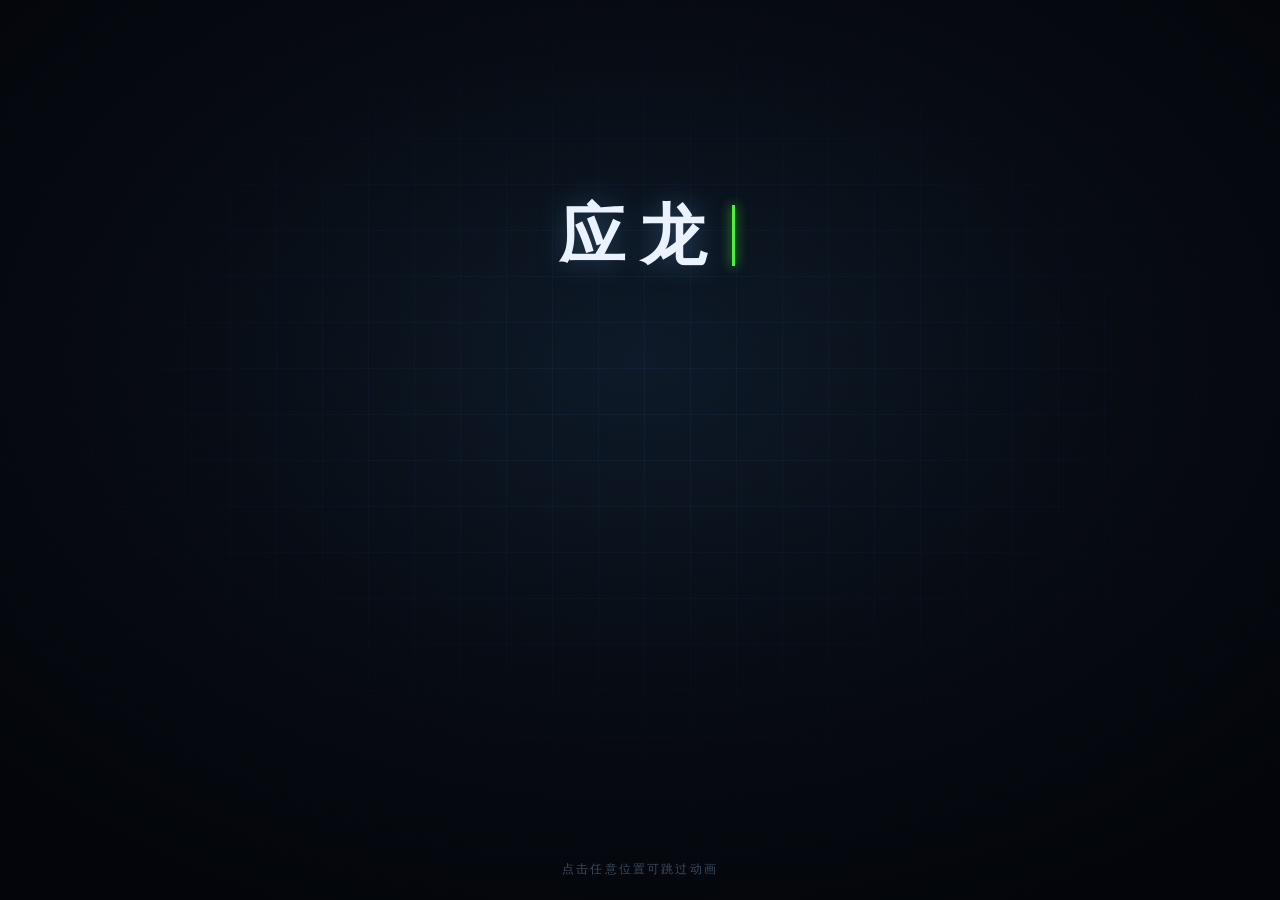
<file: 20261024094736/index.html>
<!DOCTYPE html>
<html lang="zh-CN">
<head>
<meta charset="UTF-8" />
<meta name="viewport" content="width=device-width, initial-scale=1.0" />
<title>应龙计算 · 算力无限</title>
<style>
  :root{
    --green: #219912;        /* logo 主绿 */
    --green-glow: #4ef03a;   /* 高光绿 */
    --text: #eaf2ff;
    --muted: #7f93ad;

    /* 第二阶段（停靠状态）的排版参数，改这里就能整体调大小 */
    --pad-x: clamp(20px, 5vw, 34px);   /* 左边距 */
    --pad-y: clamp(18px, 4vh, 28px);   /* 上边距 */
    --logo-w: 56px;                    /* 停靠后 logo 宽度 */
    --gap: 14px;                       /* logo 与标题的间距 */
    --skew: -7deg;                     /* 标题斜切角度，想要更锋利可加大，设为 0 则正体 */
  }

  *{ margin:0; padding:0; box-sizing:border-box; }

  html,body{ height:100%; }

  body{
    background:
      radial-gradient(900px 620px at 50% 40%, #0e1a29 0%, #070b12 55%, #03050a 100%);
    color: var(--text);
    font-family: "PingFang SC", "Microsoft YaHei", "HarmonyOS Sans SC", "Noto Sans SC", sans-serif;
    display: flex;
    align-items: center;
    justify-content: center;
    overflow: hidden;
    -webkit-font-smoothing: antialiased;
  }

  /* 背景网格 + 顶部微光，纯装饰 */
  body::before{
    content: "";
    position: fixed;
    inset: 0;
    background-image:
      linear-gradient(rgba(120,180,255,.05) 1px, transparent 1px),
      linear-gradient(90deg, rgba(120,180,255,.05) 1px, transparent 1px);
    background-size: 46px 46px;
    -webkit-mask-image: radial-gradient(58% 52% at 50% 44%, #000 0%, transparent 100%);
            mask-image: radial-gradient(58% 52% at 50% 44%, #000 0%, transparent 100%);
    pointer-events: none;
    z-index: 0;
    transition: opacity 1.1s ease;
  }

  /* 白色页面层：第二阶段淡入，把深色背景切成白色 */
  body::after{
    content: "";
    position: fixed;
    inset: 0;
    background: #fff;
    opacity: 0;
    pointer-events: none;
    z-index: 1;
    transition: opacity 1.4s ease;
  }
  /* 配色切换单独用一个类，保证颜色是“渐变”过去的 */
  body.light::before{ opacity: 0; }
  body.light::after{ opacity: 1; }

  /* ---------- 舞台：整体偏上方 ---------- */
  .stage{
    position: relative;
    z-index: 2;
    display: flex;
    flex-direction: column;
    align-items: center;
    transform: translateY(-8vh);   /* 让内容落在页面偏上方 */
    text-align: center;
  }
  body.docked .stage{ transform: none; }   /* 解除偏移，让内部元素可以贴到视口四角 */

  /* ---------- 标题：应龙计算 ---------- */
  .title{
    display: flex;
    align-items: center;
    justify-content: center;
    font-size: clamp(34px, 8.5vw, 66px);
    font-weight: 600;
    letter-spacing: .22em;
    padding-left: .22em;           /* 抵消最后一个字后面的字距，保证真正居中 */
    line-height: 1.25;
    text-shadow: 0 0 28px rgba(120,190,255,.28);
    transition: color 1.2s ease, text-shadow 1.2s ease;
  }

  /* 停靠后：黑色、更小、更锋利（字重拉满 + 收紧字距 + 轻微斜切），移到 logo 右侧 */
  body.docked .title{
    position: fixed;
    display: block;
    top: calc(var(--pad-y) + 18.5px - .625em);   /* 与 logo 垂直居中对齐 */
    left: calc(var(--pad-x) + var(--logo-w) + var(--gap));
    font-family: "Source Han Sans CN", "Source Han Sans SC", "Noto Sans SC", "HarmonyOS Sans SC",
                 "PingFang SC", "Microsoft YaHei", sans-serif;
    font-size: clamp(18px, 4.4vw, 25px);
    font-weight: 900;
    letter-spacing: .04em;
    padding-left: .04em;
  }
  body.light .title{
    color: #0a0e13;
    text-shadow: none;
  }
  body.docked #titleText{
    display: inline-block;
    transform: skewX(var(--skew));
  }

  .caret{
    display: inline-block;
    width: 3px;
    height: .92em;
    margin-left: .18em;
    background: var(--green-glow);
    box-shadow: 0 0 12px var(--green-glow);
    opacity: 0;
    transition: opacity .25s ease;
  }
  .caret.on{ opacity: 1; }
  .caret.blink{ animation: blink 1s steps(1, end) infinite; }
  @keyframes blink{ 0%,49%{opacity:1} 50%,100%{opacity:0} }

  /* ---------- 副标题：算力无限 ---------- */
  .subtitle{
    margin-top: 14px;
    font-size: clamp(12px, 2.6vw, 17px);
    font-weight: 400;
    letter-spacing: .62em;
    padding-left: .62em;
    color: var(--muted);
    opacity: 0;
    transform: translateY(8px);
    transition: opacity .9s ease, transform .9s ease;
  }
  .subtitle.show{ opacity: 1; transform: translateY(0); }

  /* 停靠后：缩到最小，固定在页面最下方居中 */
  body.docked .subtitle{
    position: fixed;
    bottom: clamp(18px, 4vh, 28px);
    left: 0;
    right: 0;
    width: max-content;      /* 让元素宽度等于文字宽度，居中才准 */
    margin: 0 auto;
    font-size: 12px;
    letter-spacing: .52em;
    padding-left: .52em;
  }
  body.light .subtitle{ color: #9aa3ad; }

  /* ---------- Logo ---------- */
  .logo-wrap{
    margin-top: clamp(34px, 7vh, 64px);
    opacity: 0;
    transition: opacity .4s ease;
  }
  .logo-wrap.show{ opacity: 1; }

  .logo{
    width: clamp(170px, 42vw, 280px);
    height: auto;
    display: block;
    overflow: visible;
  }

  /* 白色折线：先描边（透明填充），描完之后再填充成白色 */
  .w-path{
    fill: #ffffff;
    fill-opacity: 0;
    stroke: #ffffff;
    stroke-width: .55;
    stroke-linejoin: round;
    stroke-linecap: round;
    filter: drop-shadow(0 0 1.2px rgba(255,255,255,.55));
  }

  .scan{ opacity: 0; }

  /* 全部画完后的收尾效果：轻微上浮 + 绿色光晕 */
  .logo{ transform: translateY(6px) scale(.985); transition: transform 1s cubic-bezier(.2,.8,.2,1); }
  .logo.done{
    transform: translateY(0) scale(1);
    filter: drop-shadow(0 0 18px rgba(33,153,18,.45));
  }

  /* 停靠后：缩小并固定在左上角（logo 自带绿色底，白底页面上依然清晰） */
  body.docked .logo-wrap{
    position: fixed;
    top: var(--pad-y);
    left: var(--pad-x);
    margin-top: 0;
  }
  body.docked .logo{
    width: var(--logo-w);
    transition: filter 1.2s ease;
  }
  body.light .logo.done{ filter: drop-shadow(0 2px 6px rgba(33,153,18,.28)); }

  /* ---------- 变阵结束后才出现的右上角导航 ---------- */
  .topnav{
    position: fixed;
    z-index: 3;
    top: clamp(18px, 4vh, 28px);
    right: var(--pad-x);
    display: flex;
    gap: clamp(14px, 3vw, 26px);
    opacity: 0;
    transition: opacity .8s ease;
  }
  .topnav.show{ opacity: 1; }
  .topnav a{
    font-size: 14px;
    color: #5b6674;
    text-decoration: none;
    padding-bottom: 2px;
    border-bottom: 2px solid transparent;
    transition: color .2s ease, border-color .2s ease;
  }
  .topnav a:hover{
    color: #0a0e13;
    border-bottom-color: var(--green);
  }

  .hint{
    position: fixed;
    z-index: 3;
    bottom: 22px;
    left: 0; right: 0;
    text-align: center;
    font-size: 12px;
    letter-spacing: .18em;
    color: #3d4c5f;
    opacity: 0;
    transition: opacity 1s ease;
  }
  .hint.show{ opacity: 1; }

  @media (max-height: 560px){
    .stage{ transform: translateY(-4vh); }
  }
</style>
</head>
<body>

  <div class="stage">
    <h1 class="title"><span id="titleText"></span><i class="caret" id="caret"></i></h1>
    <p class="subtitle" id="subtitle">算力无限</p>

    <div class="logo-wrap" id="logoWrap">
      <!--
        logo 原始图形位于 x:[16.76, 78.71]  y:[53.57, 92.93]
        这里把 viewBox 收紧到图形外框，方便排版与缩放
      -->
      <svg class="logo" id="logo" viewBox="14.7 51.5 66 43.5" xmlns="http://www.w3.org/2000/svg">
        <defs>
          <!-- 绿色区域的“从左往右展开”遮罩 -->
          <clipPath id="greenClip">
            <rect id="greenClipRect" x="16.763189" y="53.569324" width="0" height="39.357052" />
          </clipPath>
          <!-- 白色折线的“从左往右绘制”遮罩 -->
          <clipPath id="whiteClip">
            <rect id="whiteClipRect" x="14.7" y="51" width="0" height="45" />
          </clipPath>
        </defs>

        <!-- 绿色区域（在白色折线下方，最后绘制） -->
        <g clip-path="url(#greenClip)">
          <rect x="16.763189" y="53.569324" width="61.95092" height="39.357052" fill="#219912" />
        </g>

        <!-- 白色折线（在最上方，先绘制） -->
        <g clip-path="url(#whiteClip)">
          <path class="w-path" id="pathZ"
            d="M 16.763834,78.398313 V 68.2656 l 20.277833,-0.0031 7.579899,-14.692643 10.397298,-10e-4 5.438427,14.693677 18.255217,0.0031 0.001,10.133748 -25.929167,-0.214974 -3.175,-17.727084 -6.35,17.859375 z" />
          <path class="w-path" id="pathFlag"
            d="m 30.261718,68.229426 -3.706233,-14.65957 h 7.640876 l 2.845305,14.693678 5.307608,24.663992 -9.057248,-7.94e-4 z" />
        </g>

        <!-- 绘制绿色区域时跟随的扫描高光 -->
        <rect class="scan" id="scan" x="16.763189" y="51.5" width="1.4" height="43.5" fill="#c8ffb8" />
      </svg>
    </div>
  </div>

  <nav class="topnav" id="topnav">
    <a href="posts.html">投稿列表</a>
    <a href="submit.html">我要投稿</a>
  </nav>

  <div class="hint" id="hint">点击任意位置可跳过动画</div>

<script>
(() => {
  const $ = id => document.getElementById(id);
  const titleText  = $('titleText');
  const caret      = $('caret');
  const subtitle   = $('subtitle');
  const logoWrap   = $('logoWrap');
  const logo       = $('logo');
  const scan       = $('scan');
  const greenRect  = $('greenClipRect');
  const whiteRect  = $('whiteClipRect');
  const paths      = [$('pathZ'), $('pathFlag')];
  const title      = document.querySelector('.title');   // h1
  const hint       = $('hint');
  const topnav     = $('topnav');

  /* ============ 小工具 ============ */
  const reduceMotion = window.matchMedia('(prefers-reduced-motion: reduce)').matches;
  let skipped = reduceMotion;                       // 跳过动画（无障碍 / 手动跳过）
  const sleep = ms => new Promise(r => setTimeout(r, ms));
  const easeInOut = t => t < .5 ? 2*t*t : 1 - Math.pow(-2*t + 2, 2) / 2;
  const easeOut   = t => 1 - Math.pow(1 - t, 3);

  // 基于 rAF 的补间，支持中途“跳过”
  function tween({ duration = 600, delay = 0, easing = easeInOut, onUpdate, onDone }) {
    return new Promise(resolve => {
      const begin = performance.now() + delay * 1000;   // delay 单位：秒
      function frame(now) {
        let t = (now - begin) / duration;
        t = t < 0 ? 0 : (t > 1 ? 1 : t);
        if (skipped) t = 1;
        onUpdate(easing(t), t);
        if (t < 1) {
          requestAnimationFrame(frame);
        } else {
          onDone && onDone();
          resolve();
        }
      }
      requestAnimationFrame(frame);
    });
  }

  // 点击 / 任意按键跳过
  function skip() { skipped = true; }
  window.addEventListener('pointerdown', skip);
  window.addEventListener('keydown', skip);

  /* ============ 1. 标题逐字打出 ============ */
  async function typeTitle(text, perChar = 320) {
    caret.classList.add('on');
    for (const ch of text) {
      titleText.textContent += ch;
      await sleep(skipped ? 0 : perChar);
    }
    caret.classList.add('blink');
  }

  /* ============ 2. Logo 绘制 ============ */
  function preparePaths() {
    paths.forEach(p => {
      const len = p.getTotalLength();
      p.dataset.len = len;
      p.style.strokeDasharray  = len;
      p.style.strokeDashoffset = len;   // 描边全部隐藏，等着一点点画出来
      p.style.fillOpacity      = 0;
    });
  }

  // 终态：直接把 logo 显示成画完的样子
  function setFinalState() {
    whiteRect.setAttribute('width', 66);
    greenRect.setAttribute('width', 61.95092);
    scan.setAttribute('opacity', 0);
    paths.forEach(p => {
      p.style.strokeDashoffset = 0;
      p.style.fillOpacity = 1;
    });
    logo.classList.add('done');
    caret.classList.remove('blink', 'on');
  }

  async function drawLogo() {
    logoWrap.classList.add('show');
    preparePaths();
    if (reduceMotion) { setFinalState(); return; }

    // 2-1 白色折线：描边动画 + 遮罩从左往右推进
    whiteRect.setAttribute('width', 0);
    const strokeTasks = paths.map((p, i) => {
      const len = +p.dataset.len;
      return tween({
        duration: i === 0 ? 1150 : 850,
        delay: i * 480 / 1000,
        easing: easeInOut,
        onUpdate: e => { p.style.strokeDashoffset = len * (1 - e); }
      });
    });
    tween({
      duration: 1650,
      easing: easeInOut,
      onUpdate: e => whiteRect.setAttribute('width', 66 * e)
    });

    await Promise.all(strokeTasks);

    // 2-2 白色折线填充（描边 → 实心）
    await Promise.all(paths.map((p, i) => tween({
      duration: 520,
      delay: i * 90 / 1000,
      easing: easeOut,
      onUpdate: e => { p.style.fillOpacity = e; }
    })));

    if (skipped) { setFinalState(); return; }

    // 2-3 绿色区域从左往右“画”出来，带一条扫描高光
    scan.setAttribute('opacity', .9);
    await tween({
      duration: 1150,
      easing: easeInOut,
      onUpdate: e => {
        const w = 61.95092 * e;
        greenRect.setAttribute('width', w);
        scan.setAttribute('x', 16.763189 + w);
        scan.setAttribute('opacity', e < .92 ? .9 : .9 * (1 - (e - .92) / .08));
      },
      onDone: () => scan.setAttribute('opacity', 0)
    });

    // 2-4 收尾：轻微上浮 + 绿色光晕
    logo.classList.add('done');
    caret.classList.remove('blink', 'on');
  }

  /* ============ 3. 等一个输入（或自动）开始变阵 ============ */
  function waitForAdvance() {
    return new Promise(resolve => {
      let done = false;
      const finish = () => {
        if (done) return;
        done = true;
        clearTimeout(autoTimer);
        window.removeEventListener('keydown', finish);
        window.removeEventListener('pointerdown', finish);
        hint.classList.remove('show');
        resolve();
      };

      const autoTimer = setTimeout(finish, 3200);   // 没按键就自动继续
      hint.textContent = '按任意键继续';
      hint.classList.add('show');

      // 稍等一下再绑定，避免入场时的那一次点击顺带把这里也触发了
      setTimeout(() => {
        if (done) return;
        window.addEventListener('keydown', finish);
        window.addEventListener('pointerdown', finish);
      }, 300);
    });
  }

  /* ============ 4. 变阵：FLIP（先记录旧位置 → 切布局 → 从旧位置平滑飞到新位置）============ */
  const DOCK_DURATION = 2000;   // 变阵总时长，约 2 秒

  async function dockLayout() {
    const els = [logoWrap, title, subtitle];

    if (reduceMotion) {                 // 无障碍：直接落到终态
      document.body.classList.add('docked', 'light');
      return;
    }

    const first = els.map(el => el.getBoundingClientRect());   // 旧位置

    // 先关掉过渡，让下面的布局 / 字号 / 字体切换瞬间完成（位置由 invert 的 transform 顶住）
    els.forEach(el => { el.style.transition = 'none'; });

    document.body.classList.add('docked');                     // 切成停靠布局

    const last = els.map(el => el.getBoundingClientRect());    // 新位置

    els.forEach((el, i) => {
      const f = first[i], l = last[i];
      if (!f.width || !l.width) return;
      const scale = f.width / l.width;                         // 用宽度比做统一缩放，字号变化也被吃掉
      el.style.transformOrigin = '0 0';
      el.style.transform = `translate(${f.left - l.left}px, ${f.top - l.top}px) scale(${scale})`;
    });

    // 等起始状态真正渲染一帧，再放开过渡
    await new Promise(r => requestAnimationFrame(() => requestAnimationFrame(r)));

    document.body.classList.add('light');       // 白底 + 黑色文字，从这里开始渐变
    els.forEach(el => {
      el.style.transition = `transform ${DOCK_DURATION}ms cubic-bezier(.62,.02,.22,1), color 1.2s ease, text-shadow 1.2s ease`;
      el.style.transform  = 'translate(0px, 0px) scale(1)';
    });

    await sleep(DOCK_DURATION + 80);

    // 收尾：清掉内联样式，让 CSS 接管（文字回到原生渲染，最清晰）
    els.forEach(el => {
      el.style.transition = '';
      el.style.transform = '';
      el.style.transformOrigin = '';
    });
  }

  /* ============ 主时间线 ============ */
  async function run() {
    hint.textContent = '点击任意位置可跳过动画';
    hint.classList.add('show');

    await sleep(skipped ? 0 : 500);
    await typeTitle('应龙计算');                 // 一字一字打出
    await sleep(skipped ? 0 : 380);
    subtitle.classList.add('show');              // 小字号副标题淡入
    await sleep(skipped ? 0 : 900);
    await drawLogo();                            // 白色折线 → 绿色区域

    hint.classList.remove('show');
    await sleep(skipped ? 0 : 450);
    await waitForAdvance();                      // 按键或自动进入下一阶段
    await dockLayout();                          // logo 缩到左上、标题变黑居左、口号落到底部
    topnav.classList.add('show');                // 导航最后淡入
  }

  run();
})();
</script>
</body>
</html>
</file>
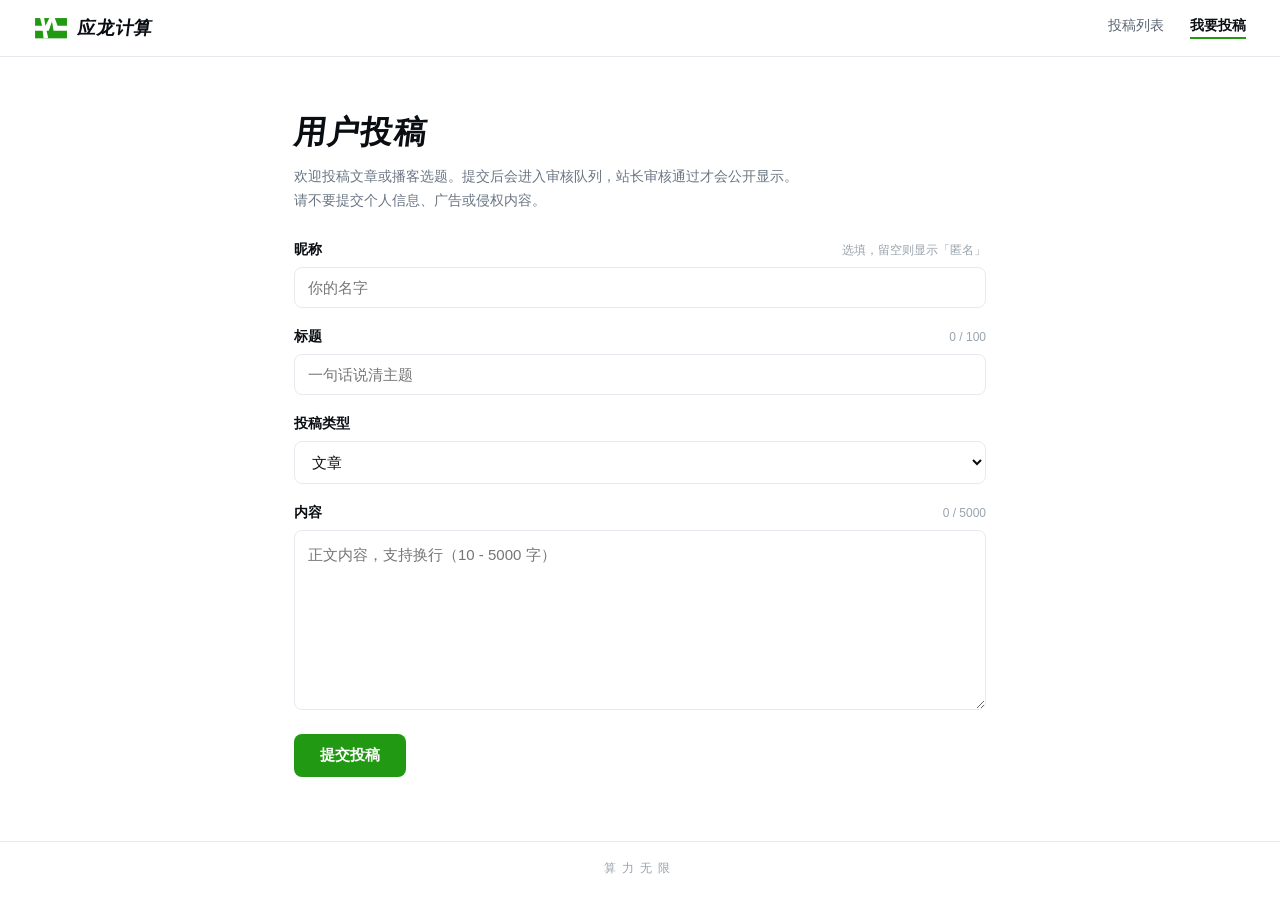
<file: 20261024094736/submit.html>
<!DOCTYPE html>
<html lang="zh-CN">
<head>
<meta charset="UTF-8" />
<meta name="viewport" content="width=device-width, initial-scale=1.0" />
<title>投稿 · 应龙计算</title>
<link rel="stylesheet" href="assets/site.css" />
<!-- Cloudflare Turnstile -->
<script src="https://challenges.cloudflare.com/turnstile/v0/api.js" async defer></script>
</head>
<body>

  <header class="site-nav">
    <a class="brand" href="index.html">
      <svg viewBox="14.7 51.5 66 43.5" xmlns="http://www.w3.org/2000/svg" aria-hidden="true">
        <rect x="16.763189" y="53.569324" width="61.95092" height="39.357052" fill="#219912"/>
        <path fill="#ffffff" d="M 16.763834,78.398313 V 68.2656 l 20.277833,-0.0031 7.579899,-14.692643 10.397298,-10e-4 5.438427,14.693677 18.255217,0.0031 0.001,10.133748 -25.929167,-0.214974 -3.175,-17.727084 -6.35,17.859375 z"/>
        <path fill="#ffffff" d="m 30.261718,68.229426 -3.706233,-14.65957 h 7.640876 l 2.845305,14.693678 5.307608,24.663992 -9.057248,-7.94e-4 z"/>
      </svg>
      <span>应龙计算</span>
    </a>
    <nav class="nav-links">
      <a href="posts.html">投稿列表</a>
      <a href="submit.html" class="active">我要投稿</a>
    </nav>
  </header>

  <main class="container">
    <h1 class="page-title">用户投稿</h1>
    <p class="page-desc">
      欢迎投稿文章或播客选题。提交后会进入审核队列，站长审核通过才会公开显示。<br>
      请不要提交个人信息、广告或侵权内容。
    </p>

    <form class="form" id="postForm" novalidate>
      <div class="field">
        <div class="label">
          <span>昵称</span>
          <span class="optional">选填，留空则显示「匿名」</span>
        </div>
        <input type="text" name="nickname" maxlength="50" placeholder="你的名字" autocomplete="off" />
      </div>

      <div class="field">
        <div class="label">
          <span>标题</span>
          <span class="counter" id="titleCount">0 / 100</span>
        </div>
        <input type="text" name="title" maxlength="100" placeholder="一句话说清主题" autocomplete="off" />
      </div>

      <div class="field">
        <div class="label"><span>投稿类型</span></div>
        <select name="type">
          <option value="article">文章</option>
          <option value="podcast">播客选题</option>
        </select>
      </div>

      <div class="field">
        <div class="label">
          <span>内容</span>
          <span class="counter" id="contentCount">0 / 5000</span>
        </div>
        <textarea name="content" maxlength="5000" placeholder="正文内容，支持换行（10 - 5000 字）"></textarea>
      </div>

      <div class="field">
        <!-- Turnstile：把 data-sitekey 换成你自己的 Site Key -->
        <div class="cf-turnstile" data-sitekey="1x00000000000000000000AA" data-theme="light"></div>
      </div>

      <!-- 蜜罐字段：正常用户看不到，被填写就说明是机器人 -->
      <input type="text" name="website" tabindex="-1" autocomplete="off" aria-hidden="true" style="display:none" />

      <button class="btn" type="submit" id="submitBtn">提交投稿</button>
      <div class="msg" id="msg"></div>
    </form>
  </main>

  <footer class="site-footer">算力无限</footer>

  <script src="assets/submit.js"></script>
</body>
</html>
</file>
<file: 20261024094736/assets/site.css>
/* 应龙计算 · 投稿模块共用样式（与首页白色阶段保持一致） */

:root{
  --green: #219912;
  --ink: #0a0e13;
  --muted: #9aa3ad;
  --line: #e6eaef;
  --bg-soft: #f7f9fb;
  --pad-x: clamp(20px, 5vw, 34px);
}

*{ margin:0; padding:0; box-sizing:border-box; }

html{ height:100%; }

body{
  min-height: 100%;
  background: #fff;
  color: var(--ink);
  font-family: "Source Han Sans CN", "Source Han Sans SC", "Noto Sans SC", "HarmonyOS Sans SC",
               "PingFang SC", "Microsoft YaHei", sans-serif;
  -webkit-font-smoothing: antialiased;
  display: flex;
  flex-direction: column;
}

/* ---------- 顶部导航 ---------- */
.site-nav{
  display: flex;
  align-items: center;
  justify-content: space-between;
  gap: 16px;
  padding: 16px var(--pad-x);
  border-bottom: 1px solid var(--line);
  background: #fff;
}

.brand{
  display: inline-flex;
  align-items: center;
  gap: 10px;
  text-decoration: none;
  color: var(--ink);
}
.brand svg{
  width: 34px;
  height: auto;
  display: block;
}
.brand span{
  font-size: 18px;
  font-weight: 900;
  letter-spacing: .04em;
  transform: skewX(-7deg);
  display: inline-block;
}

.nav-links{
  display: flex;
  align-items: center;
  gap: clamp(14px, 3vw, 26px);
}
.nav-links a{
  font-size: 14px;
  color: #5b6674;
  text-decoration: none;
  padding-bottom: 2px;
  border-bottom: 2px solid transparent;
  transition: color .2s ease, border-color .2s ease;
}
.nav-links a:hover{ color: var(--ink); }
.nav-links a.active{
  color: var(--ink);
  font-weight: 700;
  border-bottom-color: var(--green);
}

/* ---------- 主体 ---------- */
.container{
  width: 100%;
  max-width: 760px;
  margin: 0 auto;
  padding: clamp(28px, 6vh, 56px) var(--pad-x) 64px;
  flex: 1;
}

.page-title{
  font-size: clamp(24px, 5vw, 32px);
  font-weight: 900;
  letter-spacing: .04em;
  transform: skewX(-7deg);
  display: inline-block;
}
.page-desc{
  margin-top: 10px;
  font-size: 14px;
  line-height: 1.7;
  color: #6b7684;
}

/* ---------- 表单 ---------- */
.form{ margin-top: 28px; }

.field{ margin-bottom: 20px; }

.label{
  display: flex;
  align-items: baseline;
  justify-content: space-between;
  gap: 12px;
  margin-bottom: 8px;
}
.label span:first-child{
  font-size: 14px;
  font-weight: 700;
}
.label .optional{
  font-size: 12px;
  color: var(--muted);
}
.counter{
  font-size: 12px;
  color: var(--muted);
  font-variant-numeric: tabular-nums;
}
.counter.over{ color: #d0342c; }

input[type="text"], select, textarea{
  width: 100%;
  font: inherit;
  font-size: 15px;
  color: var(--ink);
  background: #fff;
  border: 1px solid var(--line);
  border-radius: 8px;
  padding: 11px 13px;
  outline: none;
  transition: border-color .2s ease, box-shadow .2s ease;
}
textarea{
  min-height: 180px;
  line-height: 1.75;
  resize: vertical;
}
input[type="text"]:focus, select:focus, textarea:focus{
  border-color: var(--green);
  box-shadow: 0 0 0 3px rgba(33,153,18,.12);
}
select{ cursor: pointer; }

.btn{
  font: inherit;
  font-size: 15px;
  font-weight: 700;
  color: #fff;
  background: var(--green);
  border: none;
  border-radius: 8px;
  padding: 12px 26px;
  cursor: pointer;
  transition: filter .2s ease, opacity .2s ease;
}
.btn:hover{ filter: brightness(1.08); }
.btn:disabled{ opacity: .55; cursor: not-allowed; }

/* 提示条 */
.msg{
  margin-top: 16px;
  font-size: 14px;
  line-height: 1.6;
  padding: 12px 14px;
  border-radius: 8px;
  border: 1px solid var(--line);
  display: none;
}
.msg.show{ display: block; }
.msg.ok{
  color: #14660a;
  background: #f0fbf0;
  border-color: #bfe6b8;
}
.msg.err{
  color: #8a1f19;
  background: #fdf3f2;
  border-color: #f0c9c5;
}

/* ---------- 文章列表 ---------- */
.posts{ margin-top: 28px; display: flex; flex-direction: column; gap: 18px; }

.post{
  border: 1px solid var(--line);
  border-radius: 10px;
  padding: 20px 22px;
  background: #fff;
  transition: border-color .2s ease;
}
.post:hover{ border-color: #d3dae2; }

.post-head{
  display: flex;
  align-items: center;
  flex-wrap: wrap;
  gap: 10px;
  margin-bottom: 10px;
}
.tag{
  font-size: 12px;
  font-weight: 700;
  color: var(--green);
  background: #eef8ee;
  border-radius: 999px;
  padding: 3px 10px;
}
.post-title{
  font-size: 18px;
  font-weight: 800;
  line-height: 1.4;
  word-break: break-word;
}
.post-meta{
  margin-bottom: 12px;
  font-size: 12px;
  color: var(--muted);
  letter-spacing: .04em;
}
.post-body{
  font-size: 15px;
  line-height: 1.85;
  color: #2b3340;
  white-space: pre-wrap;      /* 保留投稿时的换行 */
  word-break: break-word;
}

.empty, .loading{
  font-size: 14px;
  color: var(--muted);
  padding: 24px 0;
}

/* ---------- 底部 ---------- */
.site-footer{
  padding: 18px var(--pad-x) 26px;
  text-align: center;
  font-size: 12px;
  letter-spacing: .52em;
  color: var(--muted);
  border-top: 1px solid var(--line);
}
</file>
